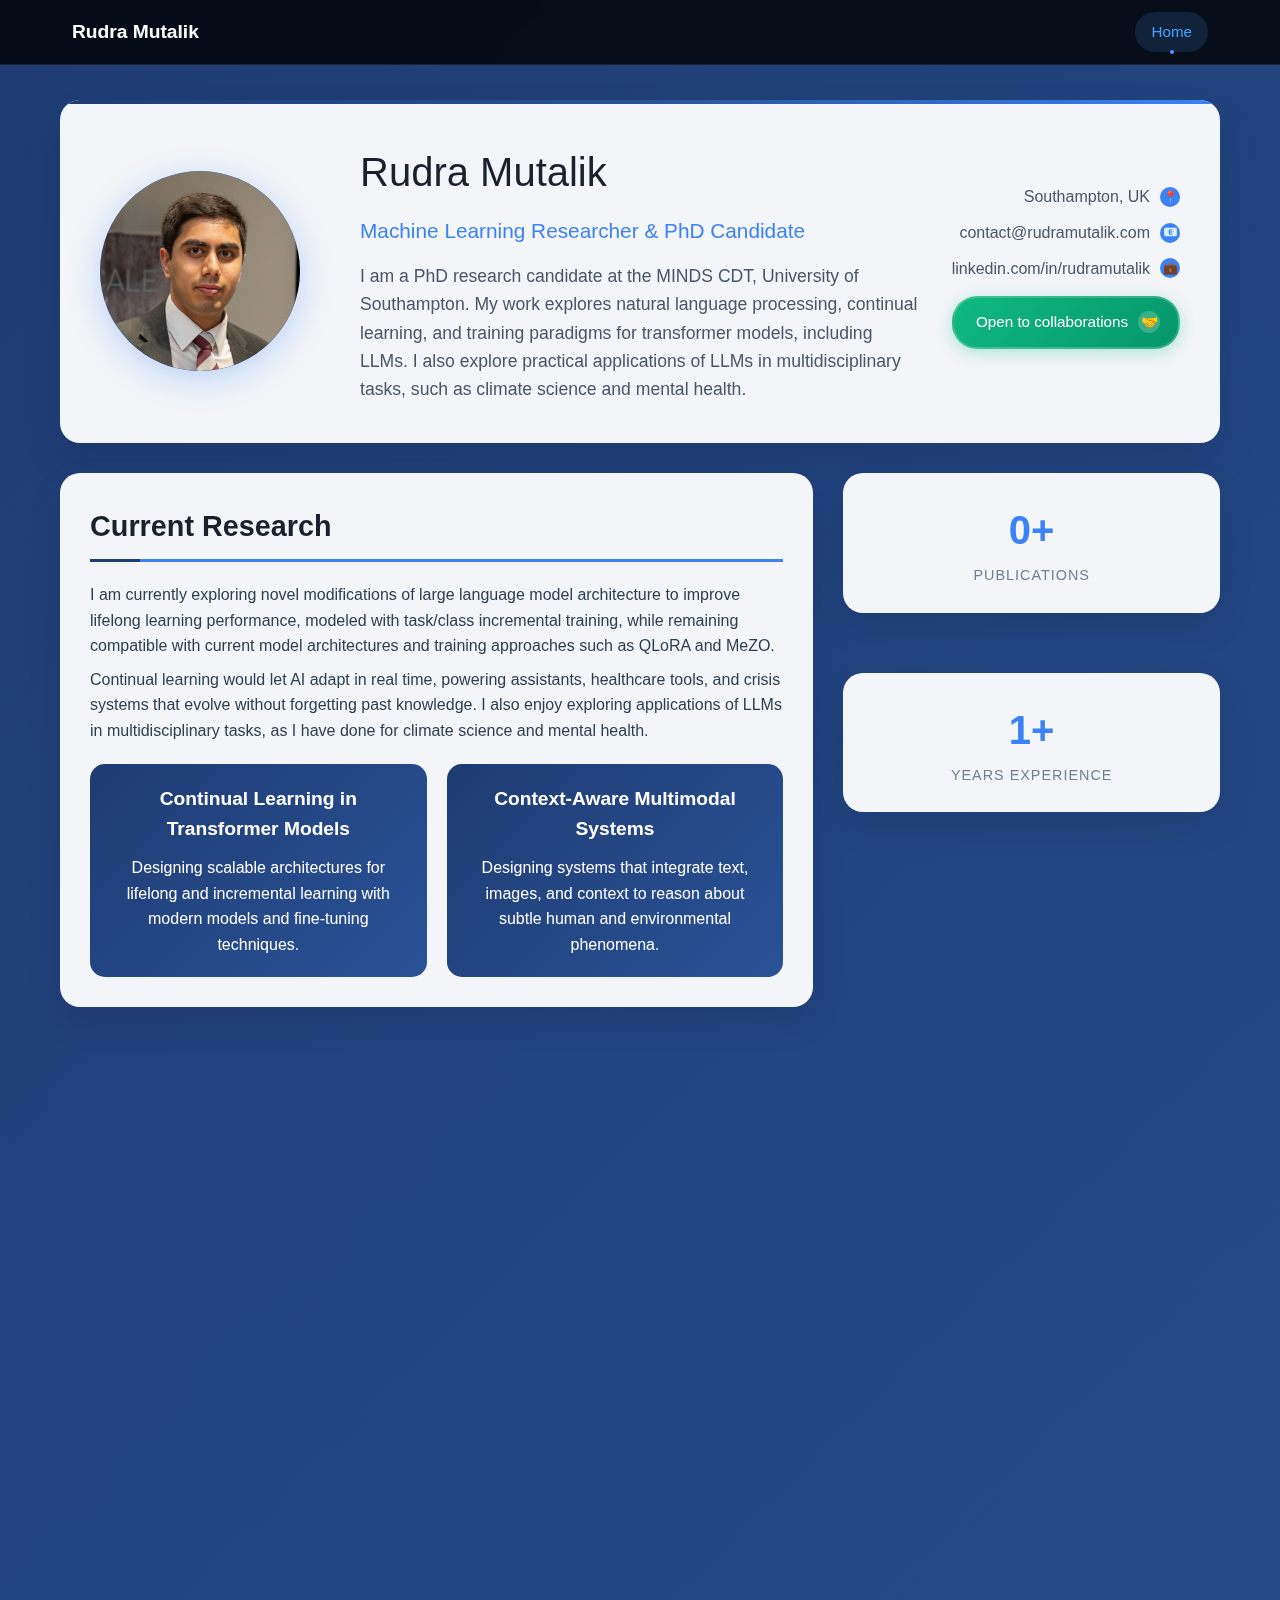
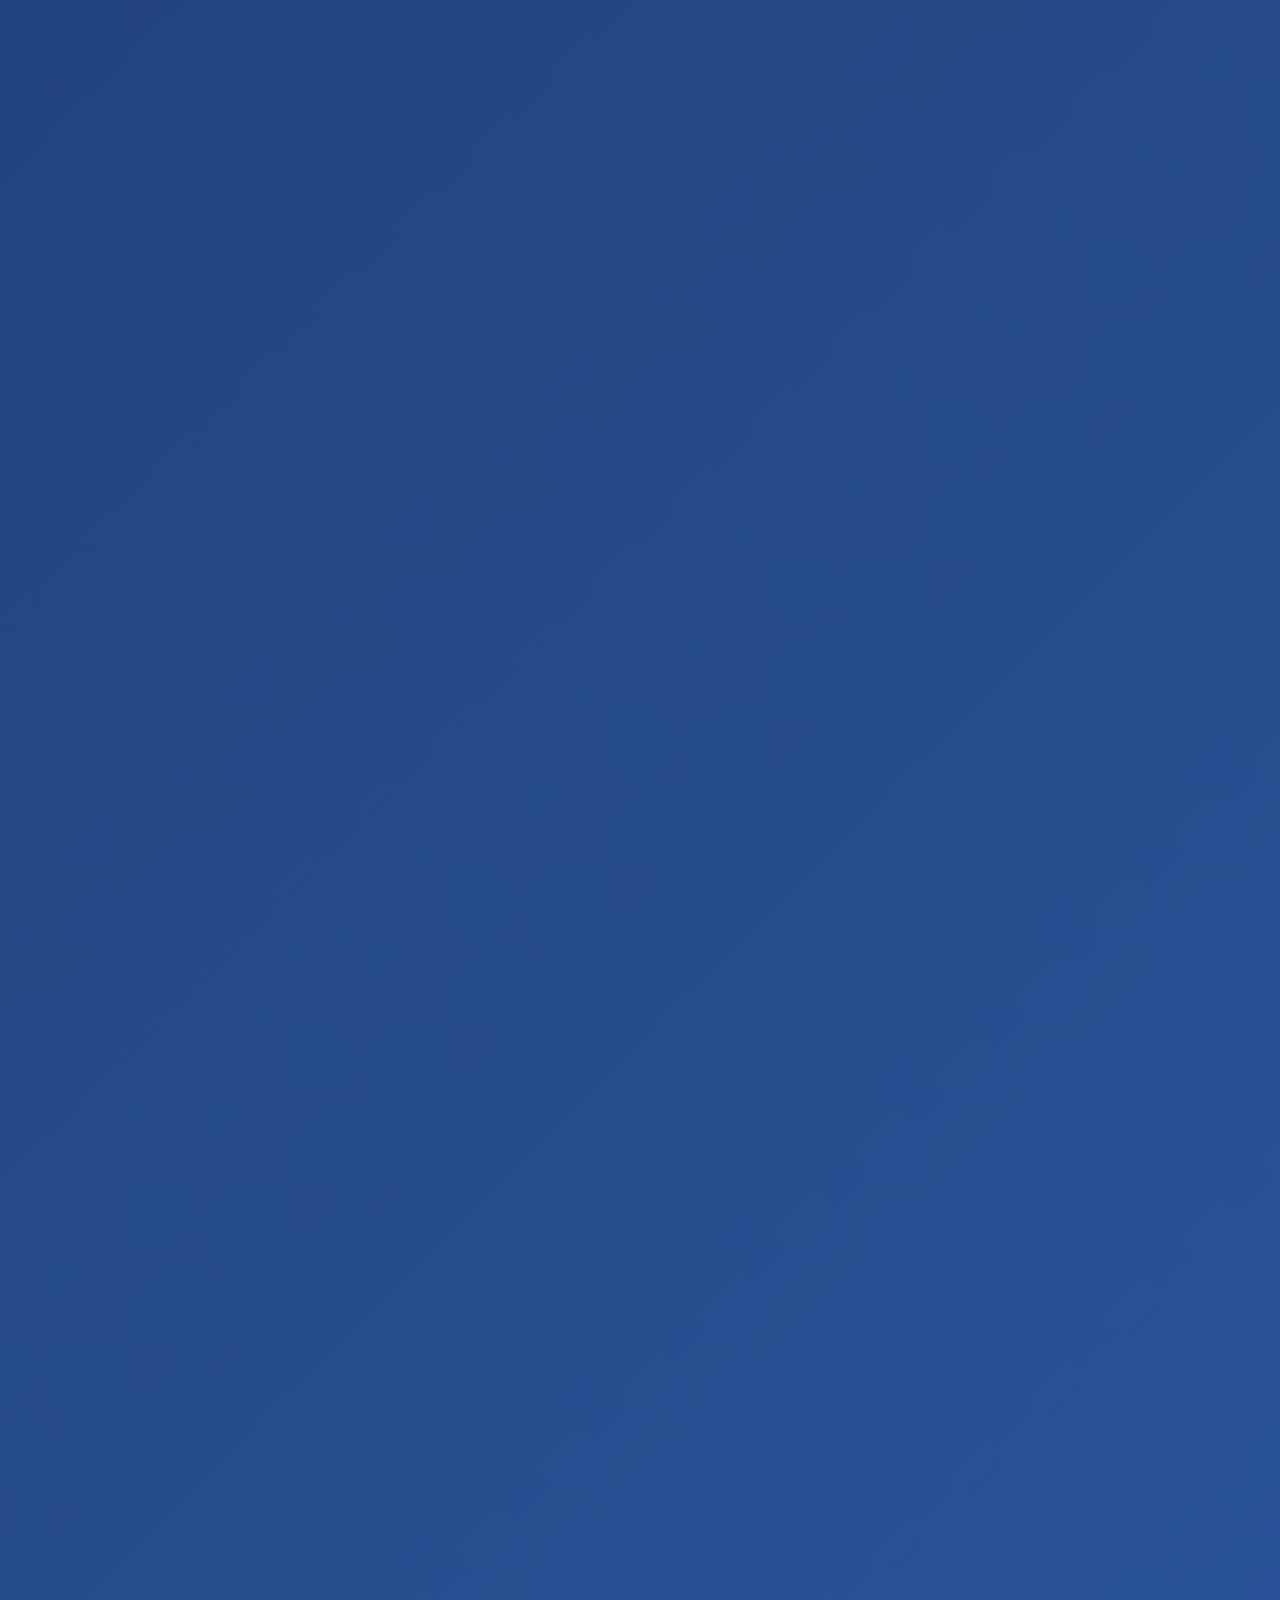
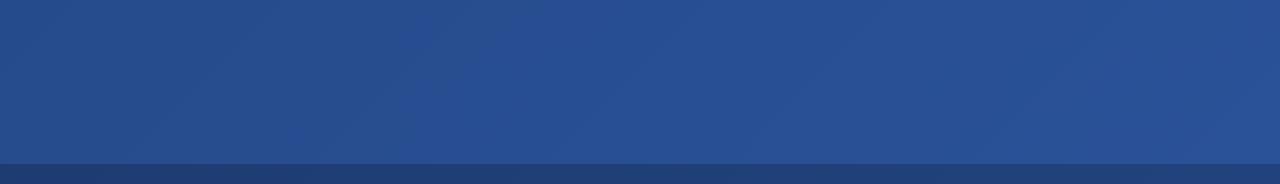
<file: index.html>
<!DOCTYPE html>
<html lang="en">
  <head>
    <meta charset="UTF-8">
    <meta name="viewport" content="width=device-width, initial-scale=1.0">
    <title>Rudra Mutalik - PhD Researcher</title>
    <link rel="stylesheet" href="style.css">
    <script src="script.js"></script>
  </head>
  <body>

    <!-- Navigation Bar -->
    <nav class="navbar fade-in">
      <div class="nav-content">
        <div class="nav-brand">
          <a href="#" class="brand-link">Rudra Mutalik</a>
        </div>
        <div class="nav-links">
          <a href="#" class="nav-link active">Home</a>
        </div>
      </div>
    </nav>

    <div class="container">
      <header class="profile-header fade-in">
        <div class="header-content">
          <div class="avatar">
            <img src="media/profile picture.jpg" alt="Rudra Mutalik" class="profile-image">
          </div>
          <div class="profile-info">
            <h1>Rudra Mutalik</h1>
            <div class="title">Machine Learning Researcher & PhD Candidate</div>
            <div class="description">
              I am a PhD research candidate at the MINDS CDT, University of Southampton. My work explores natural language processing,
              continual learning, and training paradigms for transformer models, including LLMs. I also explore practical applications of
              LLMs in multidisciplinary tasks, such as climate science and mental health.
            </div>
          </div>
          <div class="contact-info">
            <div class="contact-item">
              <span>Southampton, UK</span>
              <div class="icon">📍</div>
            </div>
            <div class="contact-item">
              <span>contact@rudramutalik.com</span>
              <div class="icon">📧</div>
            </div>
            <div class="contact-item">
              <a href="https://www.linkedin.com/in/rudramutalik/" target="_blank" style="color: inherit; text-decoration: none;">linkedin.com/in/rudramutalik</a>
              <div class="icon">💼</div>
            </div>
            <div class="collaboration-bubble">
              <span>Open to collaborations</span>
              <div class="icon">🤝</div>
            </div>

          </div>
        </div>
      </header>

      <div class="main-content">
        <div class="primary-content">

          <section class="content-section fade-in">
            <h2 class="section-title">Current Research</h2>
            <p>I am currently exploring novel modifications of large language model architecture to improve lifelong learning performance,
              modeled with task/class incremental training, while remaining compatible with current model architectures and training
              approaches such as QLoRA and MeZO.
              <div style="line-height:50%;">
                <br>
              </div>
              Continual learning would let AI adapt in real time, powering assistants, healthcare tools, and crisis systems that evolve without forgetting past knowledge.
              I also enjoy exploring applications of LLMs in multidisciplinary tasks, as I have done for climate science and mental health.
            </p>

            <div class="research-focus">
              <div class="focus-item">
                <h3>Continual Learning in Transformer Models</h3>
                <p>Designing scalable architectures for lifelong and incremental learning with modern models and fine-tuning techniques.</p>
              </div>
              <div class="focus-item">
                <h3>Context-Aware Multimodal Systems</h3>
                <p>Designing systems that integrate text, images, and context to reason about subtle human and environmental phenomena.</p>
              </div>
            </div>
          </section>

          <section class="content-section fade-in">
            <h2 class="section-title">Recent Publications</h2>
            <div class="publication">
              <h4>CPIQA: Climate Paper Image Question Answering Dataset for Retrieval-Augmented Generation with Context-based Query Expansion</h4>
              <div class="authors">Rudra Mutalik, Abiram Panchalingam, Loitongbam Gyanendro Singh, Timothy J. Osborn, Ed Hawkins, Stuart E. Middleton</div>
              <div class="venue">2nd Workshop of Natural Language Processing meets Climate Change, ACL 2025</div>
              <div class="publication-links">
                <a href="https://aclanthology.org/2025.climatenlp-1.15/" class="pub-link paper-link">📄 Paper</a>
                <a href="https://github.com/RudraMutalik/CPIQA" class="pub-link code-link">💻 Code</a>
                <a href="https://zenodo.org/records/15374870" class="pub-link dataset-link">🗃️ Dataset (Zenodo)</a>
                <a href="https://huggingface.co/datasets/RudraMutalik/CPIQA" class="pub-link dataset-link">🤗 Dataset (HuggingFace)</a>
              </div>
            </div>
            <div class="publication">
              <h4>Extracting and Summarizing Evidence of Suicidal Ideation in Social Media Contents Using Large Language Models</h4>
              <div class="authors">Loitongbam Gyanendro Singh, Junyu Mao, Rudra Mutalik, and Stuart Middleton</div>
              <div class="venue">9th Workshop on Computational Linguistics and Clinical Psychology, EACL 2024</div>
              <div class="publication-links">
                <a href="https://aclanthology.org/2024.clpsych-1.20/" class="pub-link paper-link">📄 Paper</a>
              </div>
            </div>
          </section>

          <section class="content-section fade-in">
            <h2 class="section-title">Technical Skills</h2>
            
            <div class="skills-scroll-container">
              <div class="skills-scroll-track">
                <!-- Use 'professional' class for green -->

                <!-- First row -->
                <div class="skills-scroll-row">
                  <span class="skill-tag">Python</span>
                  <span class="skill-tag">Java</span>
                  <span class="skill-tag">Performance driven</span>
                  <span class="skill-tag">HTML+CSS</span>
                  <span class="skill-tag">Javascript</span>
                  <span class="skill-tag">C</span>
                  <span class="skill-tag">SQLite</span>
                  <span class="skill-tag">MySQL</span>
                  <span class="skill-tag">PostgreSQL</span>
                  <span class="skill-tag">Docker Cloud</span>
                  <span class="skill-tag">AWS</span>
                  <span class="skill-tag">PyTorch</span>
                  <span class="skill-tag">Tensorflow</span>
                  <span class="skill-tag">Django</span>
                  <span class="skill-tag">Flask</span>
                  <!-- Duplicate for seamless loop -->
                  <span class="skill-tag">Python</span>
                  <span class="skill-tag">Java</span>
                  <span class="skill-tag">Performance driven</span>
                  <span class="skill-tag">HTML+CSS</span>
                  <span class="skill-tag">Javascript</span>
                  <span class="skill-tag">C</span>
                  <span class="skill-tag">SQLite</span>
                  <span class="skill-tag">MySQL</span>
                  <span class="skill-tag">PostgreSQL</span>
                  <span class="skill-tag">Docker Cloud</span>
                  <span class="skill-tag">AWS</span>
                  <span class="skill-tag">PyTorch</span>
                  <span class="skill-tag">Tensorflow</span>
                  <span class="skill-tag">Django</span>
                  <span class="skill-tag">Flask</span>

                </div>
                
                <!-- Second row -->
                <div class="skills-scroll-row skills-scroll-row-reverse">
                  <span class="skill-tag">Git</span>
                  <span class="skill-tag">PyCharm</span>
                  <span class="skill-tag">VS Studio</span>
                  <span class="skill-tag">Bash</span>
                  <span class="skill-tag">Arduino</span>
                  <span class="skill-tag">Raspberry pi</span>
                  <span class="skill-tag">Project management</span>
                  <span class="skill-tag">Networking</span>
                  <span class="skill-tag">SLURM</span>
                  <span class="skill-tag">REST APIs</span>
                  <!-- Duplicate for seamless loop -->
                  <span class="skill-tag">Git</span>
                  <span class="skill-tag">PyCharm</span>
                  <span class="skill-tag">VS Studio</span>
                  <span class="skill-tag">Bash</span>
                  <span class="skill-tag">Arduino</span>
                  <span class="skill-tag">Raspberry pi</span>
                  <span class="skill-tag">Project management</span>
                  <span class="skill-tag">Networking</span>
                  <span class="skill-tag">SLURM</span>
                  <span class="skill-tag">REST APIs</span>
                </div>
              </div>
            </div>
          </section>

          <section class="content-section fade-in">
            <h2 class="section-title">Experience</h2>

            <div class="work-item">
              <h3>NLP & Machine Learning Research Intern</h3>
              <div class="company">AIC Research Group, University of Southampton</div>
              <div class="date">Oct 2024 - Apr 2025</div>
              <p>Part of the DR-Africa grant worth £358k, we collaborated with the MET Office and the Centre for Machine Intelligence, as well as 2 leading universities in an interdisciplinary project to automate the rescue of climate data from traditional mediums.</p>
              <ul class="responsibilities">
                <li>Explored state-of-the-art stable diffusion models for data recovery</li>
                <li>Developed novel prompting paradigm for retrieval-augmented-generation tasks</li>
                <li>Collated multimodal climate science QA dataset for designed for RAG</li>
                <li>Published work as first author to ClimateNLP workshop @ ACL 2025</li>
              </ul>
            </div>

            <div class="work-item">
              <h3>Laboratory Demonstrator</h3>
              <div class="company">School of Electronics and Computer Science, University of Southampton</div>
              <div class="date">Oct 2023 - Current</div>
              <p>Delivery of practical teaching to university students from 1st year up to MSc students. Responsible for providing students with feedback while being approachable with any problems.</p>
              <ul class="responsibilities">
                <li>Delivered 1-to-1 teaching for students with personalised mentoring</li>
                <li>Explored potential problems prior to teaching, while being ready to handle new issues</li>
              </ul>
            </div>

            <div class="work-item">
              <h3>Web Development Intern</h3>
              <div class="company">MINDS CDT, University of Southampton</div>
              <div class="date">Jun 2021 - Aug 2021</div>
              <p>Responsible for re-designing a dated website, conducting and incorporating user feedback, and implementing new features.</p>
              <ul class="responsibilities">
                <li>Built responsive web interface with constrained tech stack</li>
                <li>Implemented new interactive features including PhD project browser</li>
                <li>Identified and conducted user feedback to inform development</li>
              </ul>
            </div>

          </section>

        </div>

        <div class="sidebar">
          <section class="content-section stats-card fade-in">
            <span class="stat-number">2</span>
            <span class="stat-label">Publications</span>
          </section>

          <section class="content-section stats-card fade-in">
            <span class="stat-number">3+</span>
            <span class="stat-label">Years Experience</span>
          </section>

          <section class="content-section fade-in">
            <h2 class="section-title">Education</h2>
            <div class="education-item">
              <h3>iPhD in Machine Intelligence for Nano-Electronic Devices and Systems</h3>
              <div class="institution">MINDS CDT, University of Southampton</div>
              <div class="date">2022 - 2027</div>
              <p><strong>Title:</strong> Multi-modal event classification of social media content where training data is limited and/or emerging</p>
            </div>
            <div class="education-item">
              <h3>BSc Computer Science</h3>
              <div class="institution">University of Southampton</div>
              <div class="date">2019 - 2022</div>
              <p><strong>Relevant Modules:</strong> Machine Learning Technologies, Computer Vision, Natural Language Processing,
                Engineering Management and Law, Distributed Systems and Networks, Interaction Design.</p>
            </div>
          </section>

          <section class="content-section fade-in">
            <h2 class="section-title">Recent LinkedIn Posts</h2>
            <!-- Elfsight LinkedIn Feed | Untitled LinkedIn Feed -->
            <script src="https://static.elfsight.com/platform/platform.js" async></script>
            <div class="elfsight-app-d3aba824-87f9-433c-9220-7ad7bd81cd22" data-elfsight-app-lazy></div>
          </section>
          <!--
          <section class="content-section fade-in">
            <h2 class="section-title">Languages</h2>
            <ul style="list-style: none; padding: 0;">
              <li style="margin-bottom: 10px;"><strong>English:</strong> Native</li>
              <li style="margin-bottom: 10px;"><strong>Marathi:</strong> Native (Verbal)</li>
              <li style="margin-bottom: 10px;"><strong>Hindi:</strong> Beginner</li>
            </ul>
          </section>
          -->
        </div>
      </div>
    </div>

    <!-- Footer -->
    <footer class="site-footer fade-in">
      <div class="footer-content">
        <div class="footer-text">
          <p>&copy; 2025 Rudra Mutalik. All rights reserved.</p>
          <p>PhD Researcher | Machine Learning & Natural Language Processing</p>
        </div>
        <div class="footer-links">
          <a href="mailto:contact@rudramutalik.com" class="footer-link">Contact</a>
          <a href="https://www.linkedin.com/in/rudramutalik/" class="footer-link" target="_blank">LinkedIn</a>
          <a href="https://github.com/RudraMutalik" class="footer-link" target="_blank">GitHub</a>
        </div>
      </div>
    </footer>
  </body>
</html>
</file>
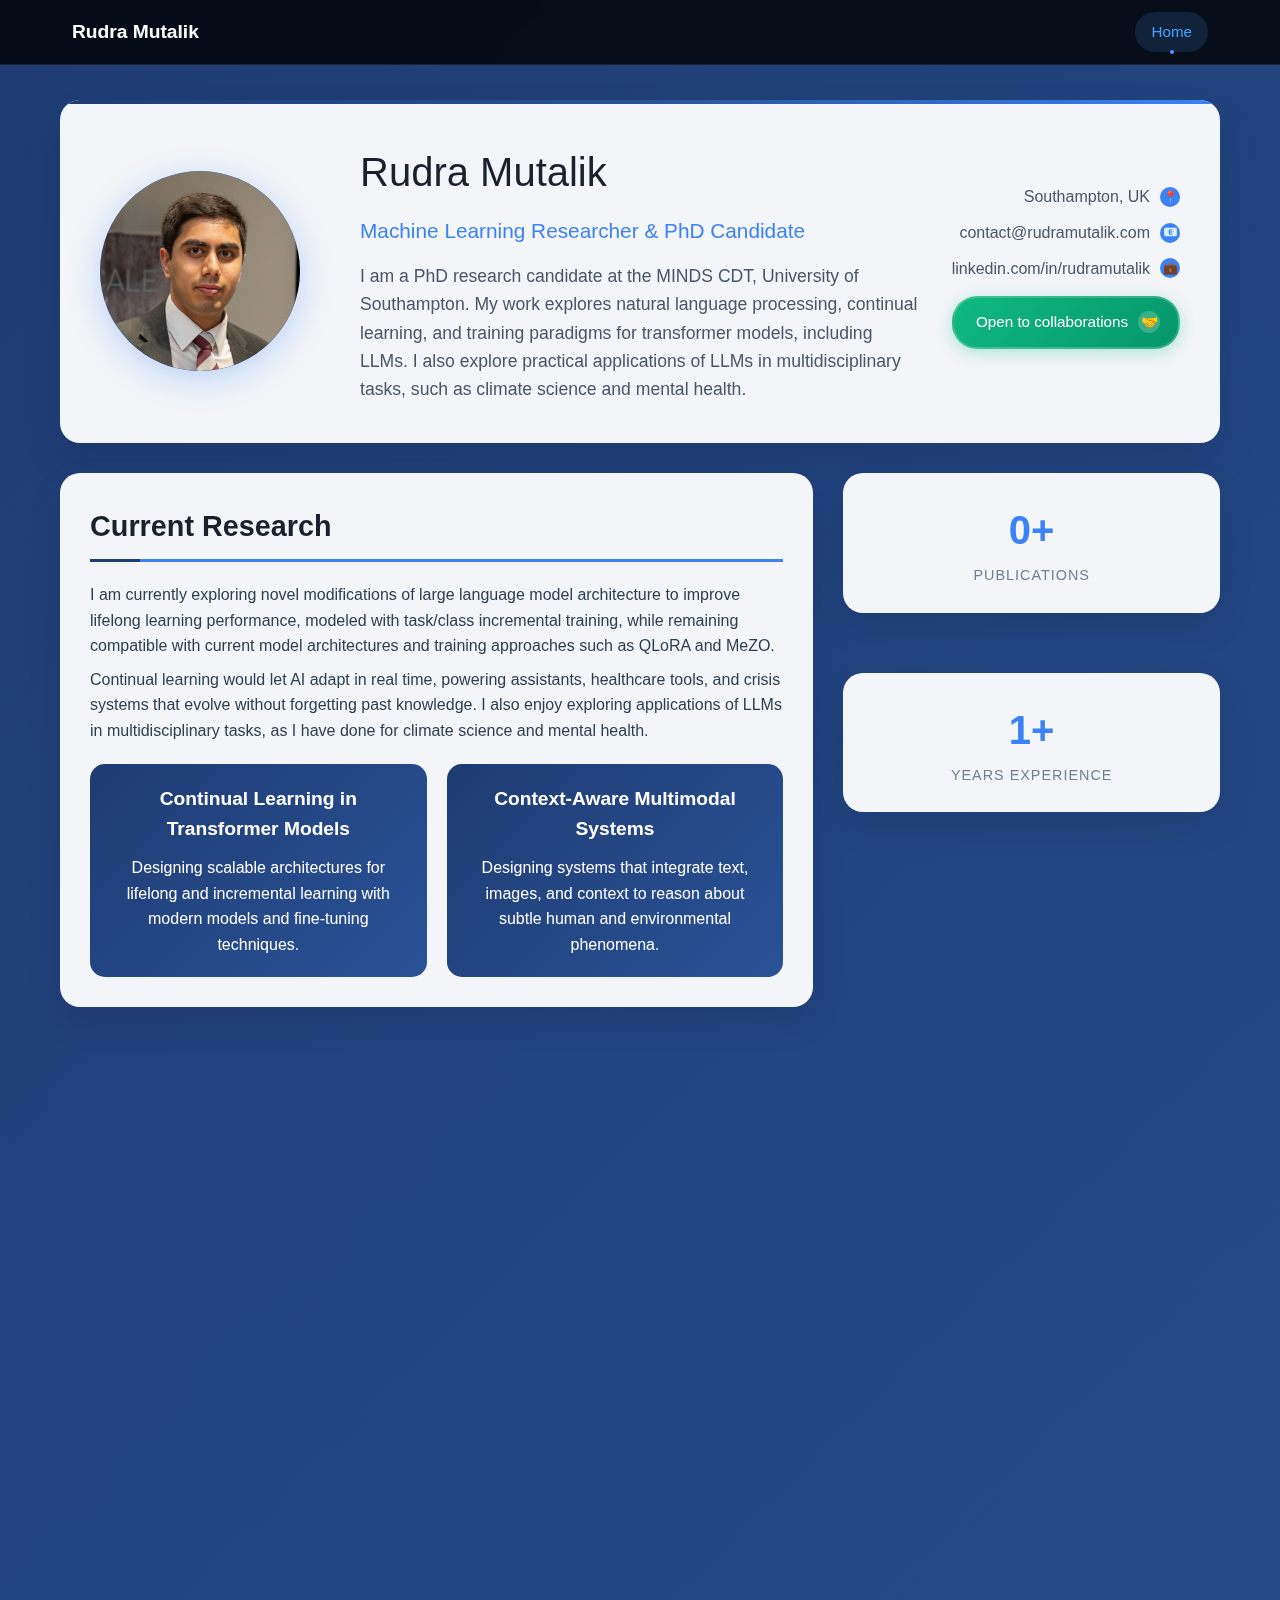
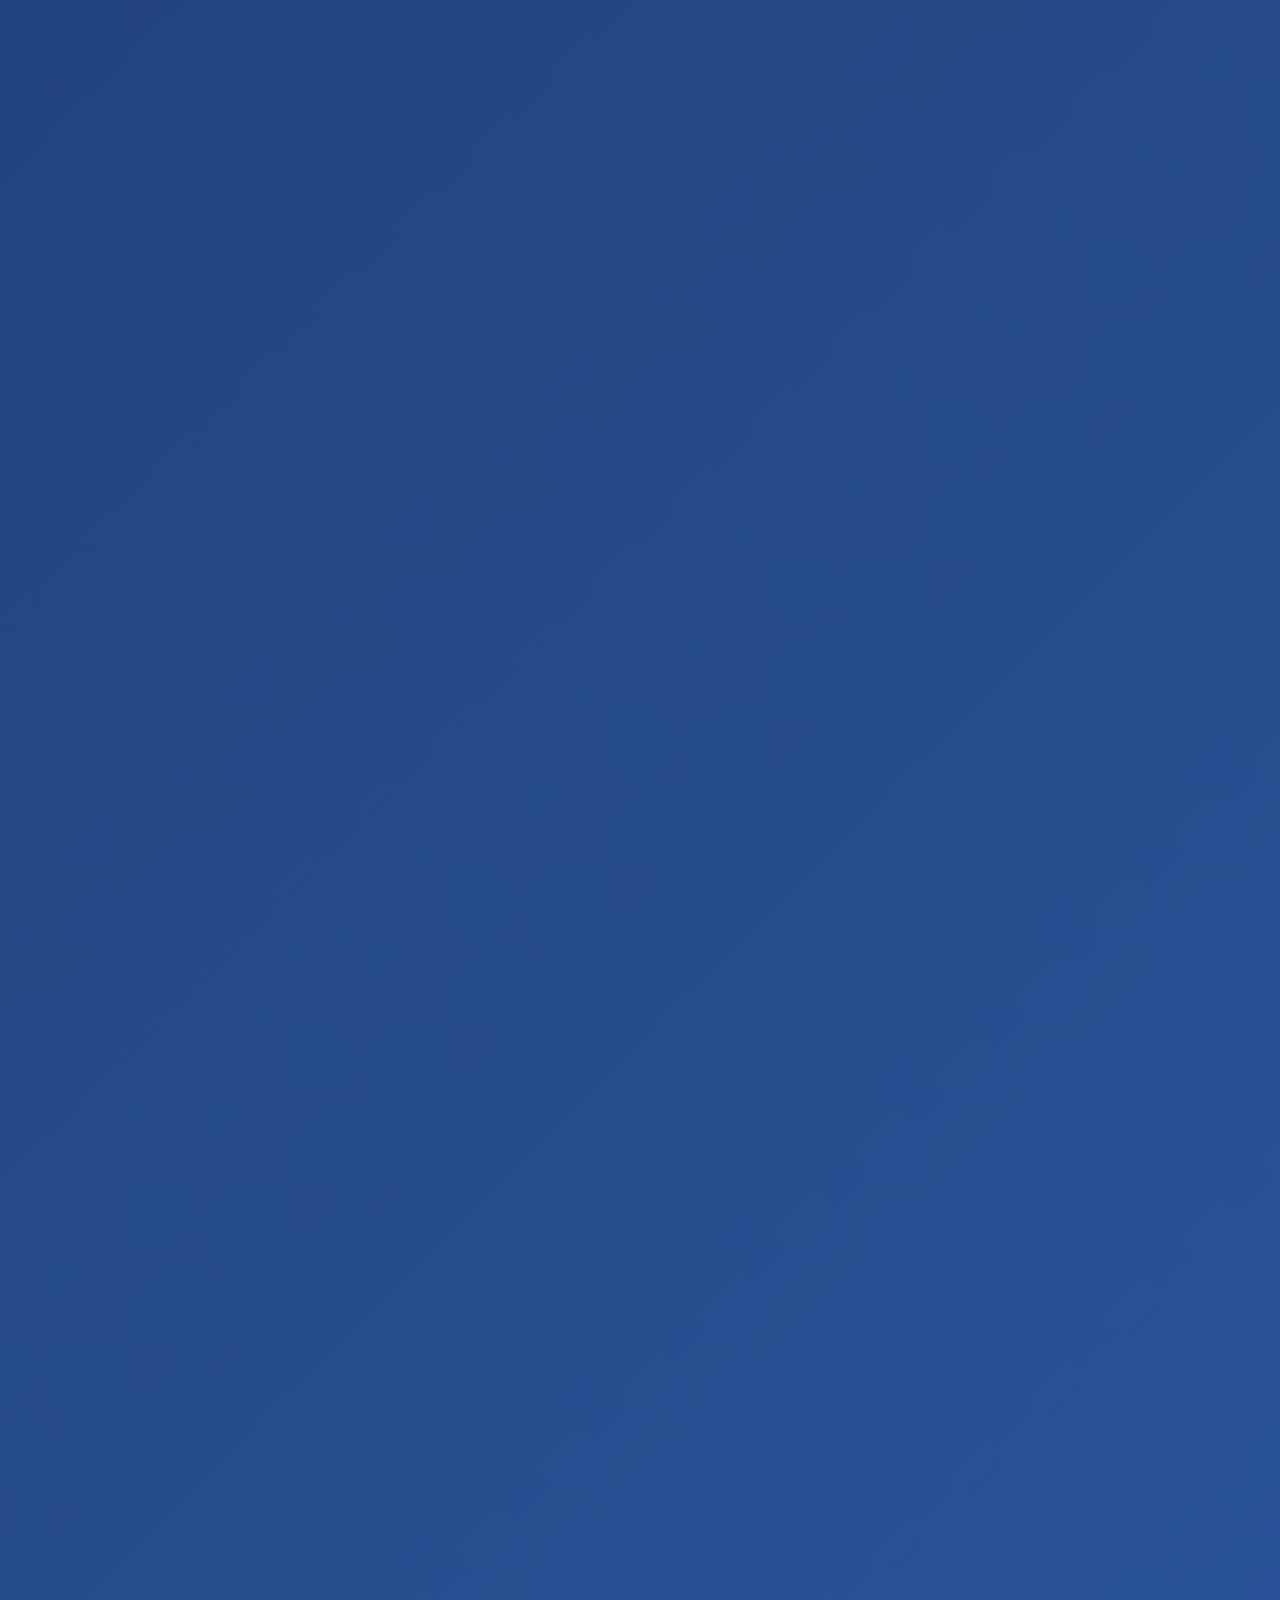
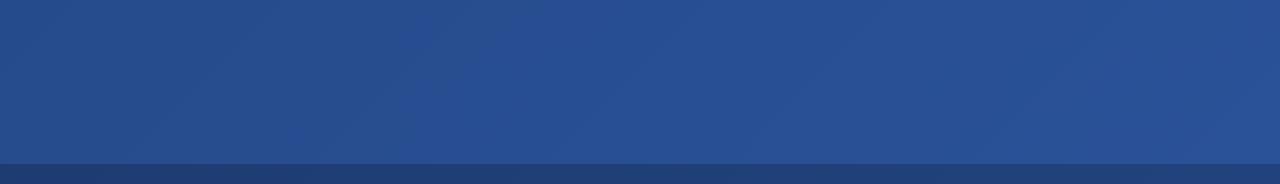
<file: home.html>
<!DOCTYPE html>
<html lang="en">
  <head>
    <meta charset="UTF-8">
    <meta name="viewport" content="width=device-width, initial-scale=1.0">
    <title>Rudra Mutalik - PhD Researcher</title>
    <link rel="stylesheet" href="style.css">
    <script src="script.js"></script>
  </head>
  <body>

    <!-- Navigation Bar -->
    <nav class="navbar fade-in">
      <div class="nav-content">
        <div class="nav-brand">
          <a href="#" class="brand-link">Rudra Mutalik</a>
        </div>
        <div class="nav-links">
          <a href="#" class="nav-link active">Home</a>
        </div>
      </div>
    </nav>

    <div class="container">
      <header class="profile-header fade-in">
        <div class="header-content">
          <div class="avatar">
            <img src="media/profile picture.jpg" alt="Rudra Mutalik" class="profile-image">
          </div>
          <div class="profile-info">
            <h1>Rudra Mutalik</h1>
            <div class="title">Machine Learning Researcher & PhD Candidate</div>
            <div class="description">
              I am a PhD research candidate at the MINDS CDT, University of Southampton. My work explores natural language processing,
              continual learning, and training paradigms for transformer models, including LLMs. I also explore practical applications of
              LLMs in multidisciplinary tasks, such as climate science and mental health.
            </div>
          </div>
          <div class="contact-info">
            <div class="contact-item">
              <span>Southampton, UK</span>
              <div class="icon">📍</div>
            </div>
            <div class="contact-item">
              <span>contact@rudramutalik.com</span>
              <div class="icon">📧</div>
            </div>
            <div class="contact-item">
              <a href="https://www.linkedin.com/in/rudramutalik/" target="_blank" style="color: inherit; text-decoration: none;">linkedin.com/in/rudramutalik</a>
              <div class="icon">💼</div>
            </div>
            <div class="collaboration-bubble">
              <span>Open to collaborations</span>
              <div class="icon">🤝</div>
            </div>

          </div>
        </div>
      </header>

      <div class="main-content">
        <div class="primary-content">

          <section class="content-section fade-in">
            <h2 class="section-title">Current Research</h2>
            <p>I am currently exploring novel modifications of large language model architecture to improve lifelong learning performance,
              modeled with task/class incremental training, while remaining compatible with current model architectures and training
              approaches such as QLoRA and MeZO.
              <div style="line-height:50%;">
                <br>
              </div>
              Continual learning would let AI adapt in real time, powering assistants, healthcare tools, and crisis systems that evolve without forgetting past knowledge.
              I also enjoy exploring applications of LLMs in multidisciplinary tasks, as I have done for climate science and mental health.
            </p>

            <div class="research-focus">
              <div class="focus-item">
                <h3>Continual Learning in Transformer Models</h3>
                <p>Designing scalable architectures for lifelong and incremental learning with modern models and fine-tuning techniques.</p>
              </div>
              <div class="focus-item">
                <h3>Context-Aware Multimodal Systems</h3>
                <p>Designing systems that integrate text, images, and context to reason about subtle human and environmental phenomena.</p>
              </div>
            </div>
          </section>

          <section class="content-section fade-in">
            <h2 class="section-title">Recent Publications</h2>
            <div class="publication">
              <h4>CPIQA: Climate Paper Image Question Answering Dataset for Retrieval-Augmented Generation with Context-based Query Expansion</h4>
              <div class="authors">Rudra Mutalik, Abiram Panchalingam, Loitongbam Gyanendro Singh, Timothy J. Osborn, Ed Hawkins, Stuart E. Middleton</div>
              <div class="venue">2nd Workshop of Natural Language Processing meets Climate Change, ACL 2025</div>
              <div class="publication-links">
                <a href="#" class="pub-link paper-link">📄 Paper</a>
                <a href="https://github.com/RudraMutalik/CPIQA" class="pub-link code-link">💻 Code</a>
                <a href="https://zenodo.org/records/15374870" class="pub-link dataset-link">🗃️ Dataset (Zenodo)</a>
                <a href="https://huggingface.co/datasets/RudraMutalik/CPIQA" class="pub-link dataset-link">🤗 Dataset (HuggingFace)</a>
              </div>
            </div>
            <div class="publication">
              <h4>Extracting and Summarizing Evidence of Suicidal Ideation in Social Media Contents Using Large Language Models</h4>
              <div class="authors">Loitongbam Gyanendro Singh, Junyu Mao, Rudra Mutalik, and Stuart Middleton</div>
              <div class="venue">9th Workshop on Computational Linguistics and Clinical Psychology, EACL 2024</div>
              <div class="publication-links">
                <a href="https://aclanthology.org/2024.clpsych-1.20/" class="pub-link paper-link">📄 Paper</a>
              </div>
            </div>
          </section>

          <section class="content-section fade-in">
            <h2 class="section-title">Technical Skills</h2>
            
            <div class="skills-scroll-container">
              <div class="skills-scroll-track">
                <!-- Use 'professional' class for green -->

                <!-- First row -->
                <div class="skills-scroll-row">
                  <span class="skill-tag">Python</span>
                  <span class="skill-tag">Java</span>
                  <span class="skill-tag">Performance driven</span>
                  <span class="skill-tag">HTML+CSS</span>
                  <span class="skill-tag">Javascript</span>
                  <span class="skill-tag">C</span>
                  <span class="skill-tag">SQLite</span>
                  <span class="skill-tag">MySQL</span>
                  <span class="skill-tag">PostgreSQL</span>
                  <span class="skill-tag">Docker Cloud</span>
                  <span class="skill-tag">AWS</span>
                  <span class="skill-tag">PyTorch</span>
                  <span class="skill-tag">Tensorflow</span>
                  <span class="skill-tag">Django</span>
                  <span class="skill-tag">Flask</span>
                  <!-- Duplicate for seamless loop -->
                  <span class="skill-tag">Python</span>
                  <span class="skill-tag">Java</span>
                  <span class="skill-tag">Performance driven</span>
                  <span class="skill-tag">HTML+CSS</span>
                  <span class="skill-tag">Javascript</span>
                  <span class="skill-tag">C</span>
                  <span class="skill-tag">SQLite</span>
                  <span class="skill-tag">MySQL</span>
                  <span class="skill-tag">PostgreSQL</span>
                  <span class="skill-tag">Docker Cloud</span>
                  <span class="skill-tag">AWS</span>
                  <span class="skill-tag">PyTorch</span>
                  <span class="skill-tag">Tensorflow</span>
                  <span class="skill-tag">Django</span>
                  <span class="skill-tag">Flask</span>

                </div>
                
                <!-- Second row -->
                <div class="skills-scroll-row skills-scroll-row-reverse">
                  <span class="skill-tag">Git</span>
                  <span class="skill-tag">PyCharm</span>
                  <span class="skill-tag">VS Studio</span>
                  <span class="skill-tag">Bash</span>
                  <span class="skill-tag">Arduino</span>
                  <span class="skill-tag">Raspberry pi</span>
                  <span class="skill-tag">Project management</span>
                  <span class="skill-tag">Networking</span>
                  <span class="skill-tag">SLURM</span>
                  <span class="skill-tag">REST APIs</span>
                  <!-- Duplicate for seamless loop -->
                  <span class="skill-tag">Git</span>
                  <span class="skill-tag">PyCharm</span>
                  <span class="skill-tag">VS Studio</span>
                  <span class="skill-tag">Bash</span>
                  <span class="skill-tag">Arduino</span>
                  <span class="skill-tag">Raspberry pi</span>
                  <span class="skill-tag">Project management</span>
                  <span class="skill-tag">Networking</span>
                  <span class="skill-tag">SLURM</span>
                  <span class="skill-tag">REST APIs</span>
                </div>
              </div>
            </div>
          </section>

          <section class="content-section fade-in">
            <h2 class="section-title">Experience</h2>

            <div class="work-item">
              <h3>NLP & Machine Learning Research Intern</h3>
              <div class="company">AIC Research Group, University of Southampton</div>
              <div class="date">Oct 2024 - Apr 2025</div>
              <p>Part of the DR-Africa grant worth £358k, we collaborated with the MET Office and the Centre for Machine Intelligence, as well as 2 leading universities in an interdisciplinary project to automate the rescue of climate data from traditional mediums.</p>
              <ul class="responsibilities">
                <li>Explored state-of-the-art stable diffusion models for data recovery</li>
                <li>Developed novel prompting paradigm for retrieval-augmented-generation tasks</li>
                <li>Collated multimodal climate science QA dataset for designed for RAG</li>
                <li>Published work as first author to ClimateNLP workshop @ ACL 2025</li>
              </ul>
            </div>

            <div class="work-item">
              <h3>Laboratory Demonstrator</h3>
              <div class="company">School of Electronics and Computer Science, University of Southampton</div>
              <div class="date">Oct 2023 - Current</div>
              <p>Delivery of practical teaching to university students from 1st year up to MSc students. Responsible for providing students with feedback while being approachable with any problems.</p>
              <ul class="responsibilities">
                <li>Delivered 1-to-1 teaching for students with personalised mentoring</li>
                <li>Explored potential problems prior to teaching, while being ready to handle new issues</li>
              </ul>
            </div>

            <div class="work-item">
              <h3>Web Development Intern</h3>
              <div class="company">MINDS CDT, University of Southampton</div>
              <div class="date">Jun 2021 - Aug 2021</div>
              <p>Responsible for re-designing a dated website, conducting and incorporating user feedback, and implementing new features.</p>
              <ul class="responsibilities">
                <li>Built responsive web interface with constrained tech stack</li>
                <li>Implemented new interactive features including PhD project browser</li>
                <li>Identified and conducted user feedback to inform development</li>
              </ul>
            </div>

          </section>

        </div>

        <div class="sidebar">
          <section class="content-section stats-card fade-in">
            <span class="stat-number">2</span>
            <span class="stat-label">Publications</span>
          </section>

          <section class="content-section stats-card fade-in">
            <span class="stat-number">3+</span>
            <span class="stat-label">Years Experience</span>
          </section>

          <section class="content-section fade-in">
            <h2 class="section-title">Education</h2>
            <div class="education-item">
              <h3>iPhD in Machine Intelligence for Nano-Electronic Devices and Systems</h3>
              <div class="institution">MINDS CDT, University of Southampton</div>
              <div class="date">2022 - 2027</div>
              <p><strong>Title:</strong> Multi-modal event classification of social media content where training data is limited and/or emerging</p>
            </div>
            <div class="education-item">
              <h3>BSc Computer Science (2:1)</h3>
              <div class="institution">University of Southampton</div>
              <div class="date">2019 - 2022</div>
              <p><strong>Relevant Modules:</strong> Machine Learning Technologies, Computer Vision, Natural Language Processing,
                Engineering Management and Law, Distributed Systems and Networks, Interaction Design.</p>
            </div>
          </section>

          <section class="content-section fade-in">
            <h2 class="section-title">Recent LinkedIn Posts</h2>
            <!-- Elfsight LinkedIn Feed | Untitled LinkedIn Feed -->
            <script src="https://static.elfsight.com/platform/platform.js" async></script>
            <div class="elfsight-app-d3aba824-87f9-433c-9220-7ad7bd81cd22" data-elfsight-app-lazy></div>
          </section>
          <!--
          <section class="content-section fade-in">
            <h2 class="section-title">Languages</h2>
            <ul style="list-style: none; padding: 0;">
              <li style="margin-bottom: 10px;"><strong>English:</strong> Native</li>
              <li style="margin-bottom: 10px;"><strong>Marathi:</strong> Native (Verbal)</li>
              <li style="margin-bottom: 10px;"><strong>Hindi:</strong> Beginner</li>
            </ul>
          </section>
          -->
        </div>
      </div>
    </div>

    <!-- Footer -->
    <footer class="site-footer fade-in">
      <div class="footer-content">
        <div class="footer-text">
          <p>&copy; 2025 Rudra Mutalik. All rights reserved.</p>
          <p>PhD Researcher | Machine Learning & Natural Language Processing</p>
        </div>
        <div class="footer-links">
          <a href="mailto:contact@rudramutalik.com" class="footer-link">Contact</a>
          <a href="https://www.linkedin.com/in/rudramutalik/" class="footer-link" target="_blank">LinkedIn</a>
          <a href="https://github.com/RudraMutalik" class="footer-link" target="_blank">GitHub</a>
        </div>
      </div>
    </footer>
  </body>
</html>
</file>
<file: style.css>
* {
    margin: 0;
    padding: 0;
    box-sizing: border-box;
}

body {
    font-family: 'Segoe UI', Tahoma, Geneva, Verdana, sans-serif;
    line-height: 1.6;
    color: #2c3e50;
    background: linear-gradient(135deg, #1e3c72 0%, #2a5298 100%);
    min-height: 100vh;
}

/* Navigation Bar Styles */
.navbar {
    position: fixed;
    top: 0;
    left: 0;
    right: 0;
    z-index: 1000;
    background: rgba(0, 0, 0, 0.8);
    backdrop-filter: blur(20px);
    border-bottom: 1px solid rgba(255, 255, 255, 0.1);
    padding: 0.75rem 0;
}

.nav-content {
    display: flex;
    justify-content: space-between;
    align-items: center;
    max-width: 1200px;
    margin: 0 auto;
    padding: 0 2rem;
}

.nav-brand .brand-link {
    color: #fff;
    text-decoration: none;
    font-size: 1.2rem;
    font-weight: 600;
    transition: color 0.3s ease;
}

.nav-brand .brand-link:hover {
    color: #4a9eff;
}

.nav-links {
    display: flex;
    gap: 2rem;
}

.nav-link {
    color: rgba(255, 255, 255, 0.8);
    text-decoration: none;
    font-size: 0.95rem;
    font-weight: 500;
    padding: 0.5rem 1rem;
    border-radius: 20px;
    transition: all 0.3s ease;
    position: relative;
}

.nav-link:hover {
    color: #fff;
    background: rgba(74, 158, 255, 0.1);
}

.nav-link.active {
    color: #4a9eff;
    background: rgba(74, 158, 255, 0.15);
}

.nav-link.active::after {
    content: '';
    position: absolute;
    bottom: -2px;
    left: 50%;
    transform: translateX(-50%);
    width: 4px;
    height: 4px;
    background: #4a9eff;
    border-radius: 50%;
}

/* Responsive navigation */
@media (max-width: 768px) {
    .nav-content {
        padding: 0 1rem;
    }

    .nav-brand .brand-link {
        font-size: 1.1rem;
    }

    .nav-link {
        font-size: 0.9rem;
        padding: 0.4rem 0.8rem;
    }

    .container {
        margin-top: 4rem;
    }
}


.container {
    max-width: 1200px;
    margin: 5rem auto 0 auto;
    padding: 20px;
}

.profile-header {
    background: rgba(255, 255, 255, 0.95);
    backdrop-filter: blur(10px);
    border-radius: 20px;
    padding: 40px;
    margin-bottom: 30px;
    box-shadow: 0 20px 40px rgba(0, 0, 0, 0.1);
    position: relative;
    overflow: hidden;
}

.profile-header::before {
    content: '';
    position: absolute;
    top: 0;
    left: 0;
    right: 0;
    height: 4px;
    background: linear-gradient(90deg, #1e3c72, #2a5298, #3b82f6);
}

.header-content {
    display: grid;
    grid-template-columns: auto 1fr auto;
    gap: 30px;
    align-items: center;
}

.collaboration-bubble {
    display: flex;
    align-items: center;
    justify-content: flex-end;
    margin-top: 15px;
    margin-bottom: 10px;
    padding: 12px 18px;
    background: linear-gradient(135deg, #10b981, #059669);
    color: white;
    border-radius: 25px;
    gap: 10px;
    font-weight: 500;
    font-size: 0.95em;
    box-shadow: 0 4px 15px rgba(16, 185, 129, 0.3);
    transition: all 0.3s ease;
    border: 2px solid rgba(255, 255, 255, 0.2);
}

.collaboration-bubble:hover {
    transform: translateY(-2px);
    box-shadow: 0 6px 20px rgba(16, 185, 129, 0.4);
    background: linear-gradient(135deg, #059669, #047857);
}

.collaboration-bubble .icon {
    width: 22px;
    height: 22px;
    background: rgba(255, 255, 255, 0.2);
    border-radius: 50%;
    display: flex;
    align-items: center;
    justify-content: center;
    font-size: 14px;
    backdrop-filter: blur(10px);
}


.avatar {
    width: 200px;
    height: 200px;
    border-radius: 50%;
    background: linear-gradient(135deg, #3b82f6, #1e3c72);
    display: flex;
    align-items: center;
    justify-content: center;
    color: white;
    font-size: 2em;
    font-weight: bold;
    margin-right: 30px;
    box-shadow: 0 8px 32px rgba(59, 130, 246, 0.3);
    flex-shrink: 0;
    overflow: hidden; /* This ensures the image stays within the circle */
}

.avatar img {
    width: 100%;
    height: 100%;
    object-fit: cover; /* This ensures the image covers the entire circle properly */
    border-radius: 50%;
}


.profile-info h1 {
    font-size: 2.5em;
    color: #1a202c;
    margin-bottom: 10px;
    font-weight: 300;
}

.profile-info .title {
    font-size: 1.3em;
    color: #3b82f6;
    margin-bottom: 15px;
    font-weight: 500;
}

.profile-info .description {
    color: #4a5568;
    font-size: 1.1em;
    max-width: 600px;
}

.contact-info {
    text-align: right;
}

.contact-item {
    display: flex;
    align-items: center;
    justify-content: flex-end;
    margin-bottom: 10px;
    color: #4a5568;
    gap: 10px;
}

.contact-item .icon {
    width: 20px;
    height: 20px;
    background: #3b82f6;
    border-radius: 50%;
    display: flex;
    align-items: center;
    justify-content: center;
    color: white;
    font-size: 12px;
}

.main-content {
    display: grid;
    grid-template-columns: 2fr 1fr;
    gap: 30px;
}

.content-section {
    background: rgba(255, 255, 255, 0.95);
    backdrop-filter: blur(10px);
    border-radius: 20px;
    padding: 30px;
    box-shadow: 0 15px 35px rgba(0, 0, 0, 0.1);
    margin-bottom: 30px;
    transition: transform 0.3s ease, box-shadow 0.3s ease;
}

.content-section:hover {
    transform: translateY(-5px);
    box-shadow: 0 25px 50px rgba(0, 0, 0, 0.15);
}

.section-title {
    font-size: 1.8em;
    color: #1a202c;
    margin-bottom: 20px;
    padding-bottom: 10px;
    border-bottom: 3px solid #3b82f6;
    position: relative;
}

.section-title::after {
    content: '';
    position: absolute;
    bottom: -3px;
    left: 0;
    width: 50px;
    height: 3px;
    background: #1e3c72;
}

.research-focus {
    display: grid;
    grid-template-columns: repeat(auto-fit, minmax(250px, 1fr));
    gap: 20px;
    margin-top: 20px;
}

.focus-item {
    background: linear-gradient(135deg, #1e3c72, #2a5298);
    color: white;
    padding: 20px;
    border-radius: 15px;
    text-align: center;
    transition: transform 0.3s ease;
}

.focus-item:hover {
    transform: scale(1.05);
}

.focus-item h3 {
    margin-bottom: 10px;
    font-size: 1.2em;
}

.education-item, .work-item {
    margin-bottom: 25px;
    padding: 20px;
    background: linear-gradient(135deg, #f7fafc, #edf2f7);
    border-radius: 15px;
    border-left: 4px solid #3b82f6;
}

.education-item h3, .work-item h3 {
    color: #1a202c;
    margin-bottom: 5px;
}

.education-item .institution, .work-item .company {
    color: #3b82f6;
    font-weight: 500;
    margin-bottom: 5px;
}

.education-item .date, .work-item .date {
    color: #718096;
    font-size: 0.9em;
    margin-bottom: 10px;
}

.publication {
    background: #f7fafc;
    padding: 20px;
    border-radius: 15px;
    margin-bottom: 20px;
    border-left: 4px solid #10b981;
}

.publication h4 {
    color: #1a202c;
    margin-bottom: 10px;
    line-height: 1.4;
}

.publication .authors {
    color: #718096;
    font-style: italic;
    margin-bottom: 5px;
}

.publication .venue {
    color: #10b981;
    font-weight: 500;
    margin-bottom: 15px;
}

.publication-links {
    display: flex;
    flex-wrap: wrap;
    gap: 10px;
    margin-top: 15px;
}

.pub-link {
    display: inline-flex;
    align-items: center;
    padding: 8px 16px;
    border-radius: 8px;
    text-decoration: none;
    font-size: 0.9em;
    font-weight: 500;
    transition: all 0.3s ease;
    border: 1px solid transparent;
}

.pub-link:hover {
    transform: translateY(-2px);
    box-shadow: 0 4px 12px rgba(0, 0, 0, 0.15);
}

.paper-link {
    background: #3b82f6;
    color: white;
    border-color: #2563eb;
}

.paper-link:hover {
    background: #2563eb;
}

.code-link {
    background: #6366f1;
    color: white;
    border-color: #4f46e5;
}

.code-link:hover {
    background: #4f46e5;
}

.dataset-link {
    background: #10b981;
    color: white;
    border-color: #059669;
}

.dataset-link:hover {
    background: #059669;
}

.responsibilities {
    margin-top: 15px;
    padding-left: 0;
    list-style: none;
}

.responsibilities li {
    margin-bottom: 8px;
    padding-left: 20px;
    position: relative;
    color: #4a5568;
    line-height: 1.5;
}

.responsibilities li::before {
    content: '▸';
    position: absolute;
    left: 0;
    color: #3b82f6;
    font-weight: bold;
}

.skills-grid {
    display: grid;
    grid-template-columns: repeat(auto-fit, minmax(200px, 1fr));
    gap: 15px;
}

.skills-grid-large {
    display: grid;
    grid-template-columns: repeat(auto-fit, minmax(280px, 1fr));
    gap: 20px;
    margin-top: 20px;
}

.skill-category {
    background: linear-gradient(135deg, #6366f1, #8b5cf6);
    color: white;
    padding: 20px;
    border-radius: 15px;
    text-align: left;
}

.skill-category h4 {
    margin-bottom: 15px;
    font-size: 1.2em;
    text-align: center;
    border-bottom: 2px solid rgba(255, 255, 255, 0.3);
    padding-bottom: 10px;
}

.skill-category ul {
    list-style: none;
    font-size: 0.9em;
}

.skill-category li {
    margin-bottom: 8px;
    padding-left: 15px;
    position: relative;
}

.skill-category li::before {
    content: '•';
    position: absolute;
    left: 0;
    font-weight: bold;
}

.soft-skills {
    background: linear-gradient(135deg, #10b981, #059669);
}

.sidebar {
    display: flex;
    flex-direction: column;
    gap: 30px;
}

.stats-card {
    text-align: center;
    padding: 25px;
}

.stat-number {
    font-size: 2.5em;
    font-weight: bold;
    color: #3b82f6;
    display: block;
}

.stat-label {
    color: #718096;
    font-size: 0.9em;
    text-transform: uppercase;
    letter-spacing: 1px;
}

@media (max-width: 768px) {
    .header-content {
        grid-template-columns: 1fr;
        text-align: center;
        justify-items: center;
    }

    .avatar {
        grid-row: 1;
        margin-bottom: 20px;
    }

    .profile-info {
        grid-row: 2;
        text-align: center;
    }

    .contact-info {
        grid-row: 3;
        text-align: center;
        margin-top: 20px;
    }

    .contact-item {
        justify-content: center;
    }

    .main-content {
        grid-template-columns: 1fr;
    }

    .profile-info h1 {
        font-size: 2em;
    }

    .publication-links {
        flex-direction: column;
    }

    .pub-link {
        justify-content: center;
        text-align: center;
    }
}

.fade-in {
    opacity: 0;
    transform: translateY(20px);
    animation: fadeInUp 0.6s ease forwards;
}

@keyframes fadeInUp {
    to {
        opacity: 1;
        transform: translateY(0);
    }
}

.full-width {
    grid-column: 1 / -1;
    margin-top: -30px;
}

.skills-row {
    display: grid;
    grid-template-columns: repeat(2, 1fr);
    gap: 20px;
    margin-bottom: 20px;
}

.skills-category-compact {
    background: rgba(248, 250, 252, 0.8);
    border: 1px solid #e2e8f0;
    border-radius: 12px;
    padding: 20px;
}

.skills-category-compact h4 {
    color: #1a202c;
    font-size: 1.1em;
    margin-bottom: 15px;
    text-align: center;
    border-bottom: 2px solid #3b82f6;
    padding-bottom: 8px;
}

.skills-list {
    display: flex;
    flex-wrap: wrap;
    gap: 8px;
}

.skill-tag {
    background: linear-gradient(135deg, #3b82f6, #1e3c72);
    color: white;
    padding: 8px 16px;
    border-radius: 20px;
    font-size: 0.9em;
    font-weight: 500;
    display: inline-block;
    transition: transform 0.2s ease;
    text-align: center;
    white-space: nowrap;
    flex-shrink: 0;
}

.skill-tag:hover {
    transform: translateY(-2px);
}

.full-width-category {
    grid-column: 1 / -1;
}

.professional-skills {
    background: rgba(236, 253, 245, 0.8);
    border-color: #10b981;
}

.professional-skills h4 {
    border-bottom-color: #10b981;
}

.professional-skills .skill-tag {
    background: linear-gradient(135deg, #10b981, #059669);
}

@media (max-width: 768px) {
    .skills-row {
        grid-template-columns: 1fr;
        gap: 15px;
    }

    .full-width-category {
        grid-column: 1;
    }
}
.skills-carousel-container {
    position: relative;
    margin-top: 20px;
}

.skills-carousel {
    overflow: hidden;
    border-radius: 15px;
    background: rgba(248, 250, 252, 0.8);
    border: 1px solid #e2e8f0;
}

.skills-slide {
    display: none;
    padding: 25px;
    min-height: 140px;
}

.skills-slide.active {
    display: block;
}

.skills-slide.professional-slide {
    background: rgba(236, 253, 245, 0.8);
    border-color: #10b981;
}

.skill-row {
    display: flex;
    flex-wrap: wrap;
    gap: 10px;
    margin-bottom: 15px;
    justify-content: center;
}

.skill-row:last-child {
    margin-bottom: 0;
}

.carousel-dots {
    text-align: center;
    margin-top: 20px;
}

.dot {
    height: 12px;
    width: 12px;
    margin: 0 5px;
    background-color: #bbb;
    border-radius: 50%;
    display: inline-block;
    cursor: pointer;
    transition: background-color 0.3s ease;
}

.dot.active, .dot:hover {
    background-color: #3b82f6;
}

@media (max-width: 768px) {
    .skill-row {
        justify-content: flex-start;
    }

    .skill-tag {
        font-size: 0.8em;
        padding: 6px 12px;
    }
}
.skills-scroll-container {
    overflow: hidden;
    background: rgba(248, 250, 252, 0.8);
    border: 1px solid #e2e8f0;
    border-radius: 15px;
    padding: 20px 0;
    margin-top: 20px;
    height: 120px;
    position: relative;
    width: 100%;
    max-width: 100%;
}

.skills-scroll-track {
    height: 100%;
    position: relative;
}

.skills-scroll-row {
    position: absolute;
    display: flex;
    gap: 12px;
    white-space: nowrap;
    height: 40px;
    align-items: center;
    width: max-content;
}

.skills-scroll-row:first-child {
    top: -5px;
}

.skills-scroll-row:last-child {
    top: 45px;
}

.skills-scroll-row:hover .skill-tag {
    animation-play-state: paused;
}

.skill-tag {
    background: linear-gradient(135deg, #3b82f6, #1e3c72);
    color: white;
    padding: 8px 16px;
    border-radius: 20px;
    font-size: 0.85em;
    font-weight: 500;
    display: inline-block;
    transition: transform 0.2s ease;
    text-align: center;
    white-space: nowrap;
    flex-shrink: 0;
}

.skill-tag:hover {
    transform: translateY(-2px);
}

.skill-tag.professional {
    background: linear-gradient(135deg, #10b981, #059669);
}

@media (max-width: 768px) {
    .skills-scroll-container {
        height: 100px;
        padding: 15px 0;
    }

    .skills-scroll-row:first-child {
        top: -5px;
    }

    .skills-scroll-row:last-child {
        top: 35px;
    }

    .skill-tag {
        font-size: 0.75em;
        padding: 6px 12px;
    }

    .skills-scroll-row {
        gap: 10px;
    }
}

/* Footer Styles */
.site-footer {
    margin-top: 3rem;
    padding: 2rem 0;
    border-top: 1px solid rgba(255, 255, 255, 0.1);
    background: rgba(0, 0, 0, 0.2);
    backdrop-filter: blur(10px);
}

.footer-content {
    display: flex;
    justify-content: space-between;
    align-items: center;
    max-width: 1200px;
    margin: 0 auto;
    padding: 0 2rem;
}

.footer-text {
    color: rgba(255, 255, 255, 0.8);
}

.footer-text p {
    margin: 0.25rem 0;
    font-size: 0.9rem;
}

.footer-text p:first-child {
    font-weight: 600;
    color: #fff;
}

.footer-links {
    display: flex;
    gap: 1.5rem;
}

.footer-link {
    color: rgba(255, 255, 255, 0.7);
    text-decoration: none;
    font-size: 0.9rem;
    transition: color 0.3s ease;
}

.footer-link:hover {
    color: #4a9eff;
}

/* Responsive footer */
@media (max-width: 768px) {
    .footer-content {
        flex-direction: column;
        gap: 1rem;
        text-align: center;
    }

    .footer-links {
        gap: 1rem;
    }
}
</file>
